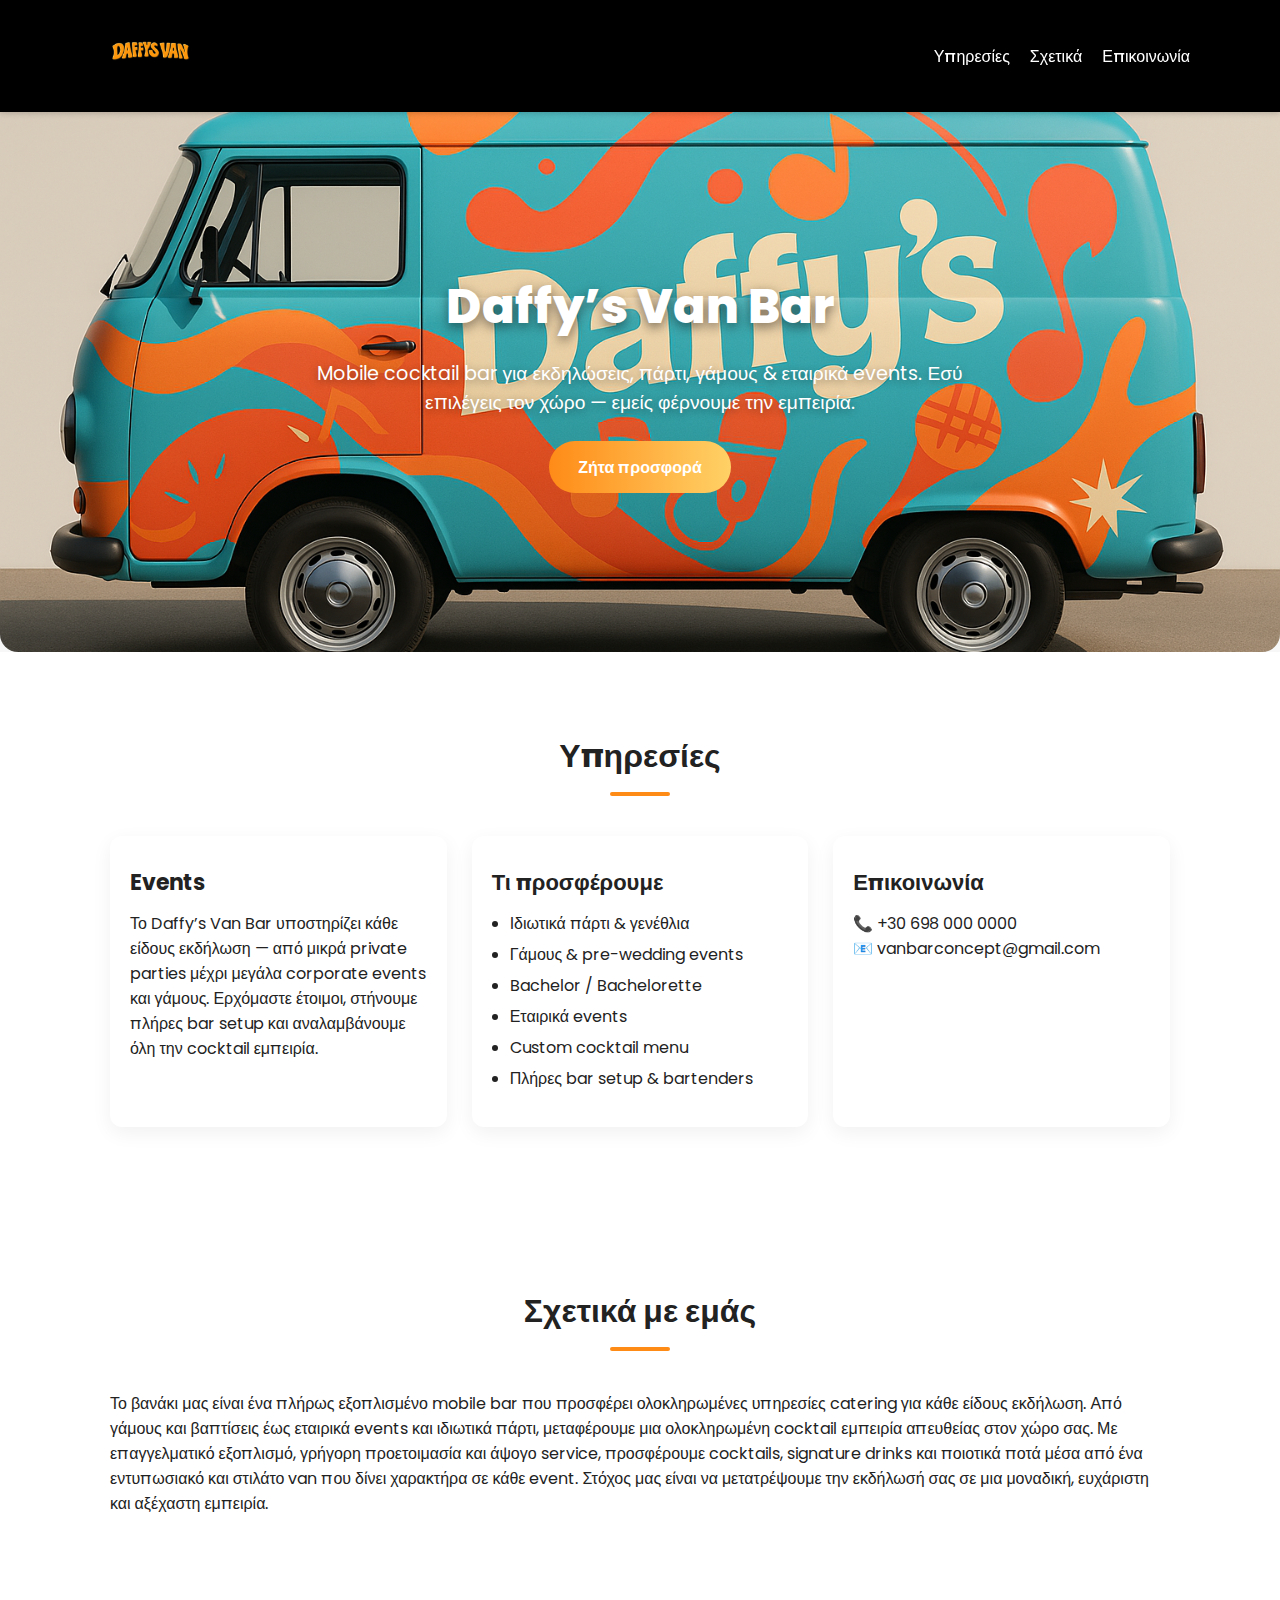
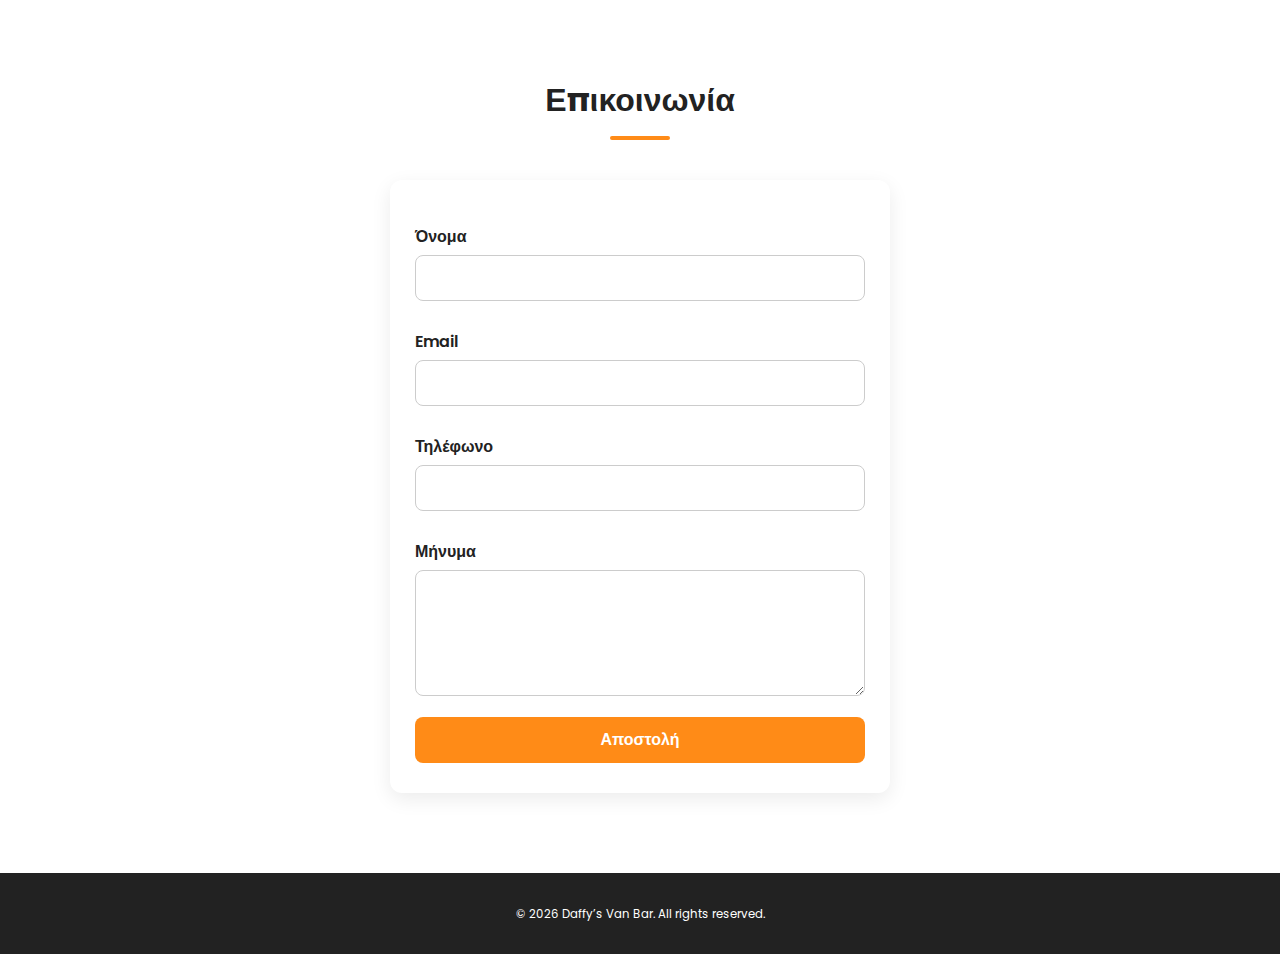
<file: index.html>
<!DOCTYPE html>
<html lang="el">
<head>
  <meta charset="UTF-8">
  <meta name="viewport" content="width=device-width, initial-scale=1.0">
  <title>Daffy’s Van Bar</title>

  <!-- Fonts -->
  <link rel="preconnect" href="https://fonts.googleapis.com">
  <link rel="preconnect" href="https://fonts.gstatic.com" crossorigin>
  <link href="https://fonts.googleapis.com/css2?family=Poppins:wght@300;400;600;800&display=swap" rel="stylesheet">

  <!-- Custom CSS -->
  <link rel="stylesheet" href="styles.css">
</head>
<body>

<header>
  <div class="container">
    <!-- Λογότυπο εικόνα -->
    <img src="images/logo.png" alt="Daffy’s Van Bar Logo" class="logo">
    <nav>
      <a href="#features">Υπηρεσίες</a>
      <a href="#about">Σχετικά</a>
      <a href="#contact">Επικοινωνία</a>
    </nav>
  </div>
</header>

<main>

  <section class="hero">
    <div class="container">
      <h1>Daffy’s Van Bar</h1>
      <p>Mobile cocktail bar για εκδηλώσεις, πάρτι, γάμους & εταιρικά events. Εσύ επιλέγεις τον χώρο — εμείς φέρνουμε την εμπειρία.</p>
      <a href="#contact" class="btn">Ζήτα προσφορά</a>
    </div>
  </section>

  <section id="features" class="section">
    <div class="container">
      <h2>Υπηρεσίες</h2>
      <div class="grid">
        <div class="card">
          <h3>Events</h3>
          <p>Το Daffy’s Van Bar υποστηρίζει κάθε είδους εκδήλωση — από μικρά private parties μέχρι μεγάλα corporate events και γάμους. Ερχόμαστε έτοιμοι, στήνουμε πλήρες bar setup και αναλαμβάνουμε όλη την cocktail εμπειρία.</p>
        </div>
        <div class="card">
          <h3>Τι προσφέρουμε</h3>
          <ul>
            <li>Ιδιωτικά πάρτι & γενέθλια</li>
            <li>Γάμους & pre-wedding events</li>
            <li>Bachelor / Bachelorette</li>
            <li>Εταιρικά events</li>
            <li>Custom cocktail menu</li>
            <li>Πλήρες bar setup & bartenders</li>
          </ul>
        </div>
        <div class="card">
          <h3>Επικοινωνία</h3>
          <p>
            📞 +30 698 000 0000<br>
            📧 vanbarconcept@gmail.com
          </p>
        </div>
      </div>
    </div>
  </section>

  <section id="about" class="section">
    <div class="container">
      <h2>Σχετικά με εμάς</h2>
      <p>
        Το βανάκι μας είναι ένα πλήρως εξοπλισμένο mobile bar που προσφέρει ολοκληρωμένες υπηρεσίες catering για κάθε είδους εκδήλωση. Από γάμους και βαπτίσεις έως εταιρικά events και ιδιωτικά πάρτι, μεταφέρουμε μια ολοκληρωμένη cocktail εμπειρία απευθείας στον χώρο σας. Με επαγγελματικό εξοπλισμό, γρήγορη προετοιμασία και άψογο service, προσφέρουμε cocktails, signature drinks και ποιοτικά ποτά μέσα από ένα εντυπωσιακό και στιλάτο van που δίνει χαρακτήρα σε κάθε event. Στόχος μας είναι να μετατρέψουμε την εκδήλωσή σας σε μια μοναδική, ευχάριστη και αξέχαστη εμπειρία.
      </p>
    </div>
  </section>

  <section id="contact" class="section">
    <div class="container">
      <h2>Επικοινωνία</h2>
      <form id="contactForm" name="contact" method="POST" data-netlify="true" netlify-honeypot="bot-field" action="success.html">
        <input type="hidden" name="form-name" value="contact">
        <p hidden><label><input name="bot-field"></label></p>

        <label for="name">Όνομα</label>
        <input type="text" id="name" name="name" required>

        <label for="email">Email</label>
        <input type="email" id="email" name="email" required>

        <label for="phone">Τηλέφωνο</label>
        <input type="tel" id="phone" name="phone">

        <label for="message">Μήνυμα</label>
        <textarea id="message" name="message" rows="5" required></textarea>

        <button type="submit">Αποστολή</button>
      </form>
    </div>
  </section>


</main>

<footer>
  <div class="container">
    <small>© <span id="year"></span> Daffy’s Van Bar. All rights reserved.</small>
  </div>
</footer>

<!-- Custom JS -->
<script src="script.js"></script>

</body>
</html>
</file>
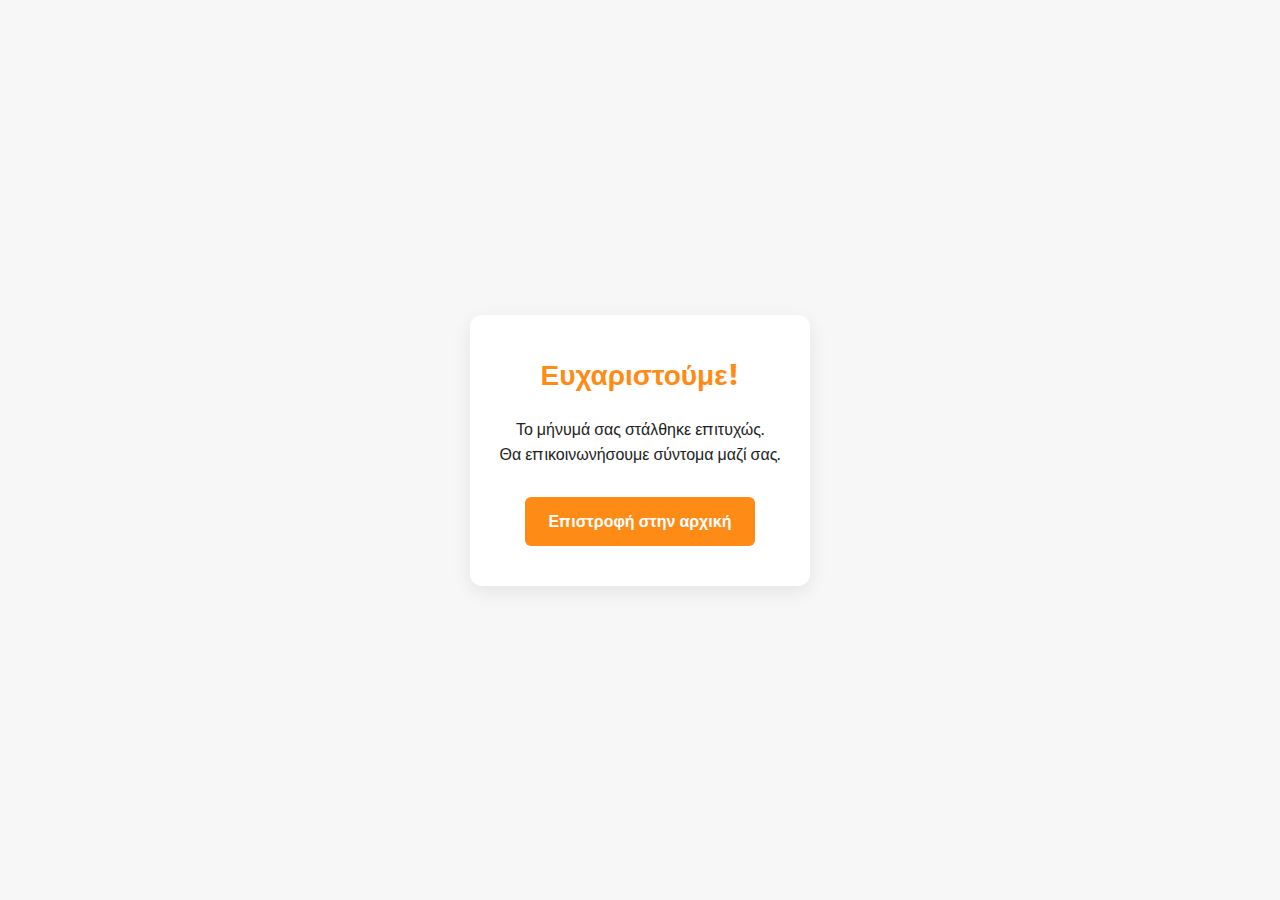
<file: success.html>
<!DOCTYPE html>
<html lang="el">
<head>
  <meta charset="UTF-8">
  <meta name="viewport" content="width=device-width, initial-scale=1.0">
  <title>Ευχαριστούμε — Daffy’s Van Bar</title>

  <!-- Fonts -->
  <link rel="preconnect" href="https://fonts.googleapis.com">
  <link rel="preconnect" href="https://fonts.gstatic.com" crossorigin>
  <link href="https://fonts.googleapis.com/css2?family=Poppins:wght@300;400;600;800&display=swap" rel="stylesheet">

  <!-- Custom CSS -->
  <link rel="stylesheet" href="styles.css">

  <style>
    body {
      display: flex;
      justify-content: center;
      align-items: center;
      height: 100vh;
      background: #f7f7f7;
      font-family: 'Poppins', sans-serif;
      margin: 0;
    }

    .card {
      background: #fff;
      padding: 40px 30px;
      border-radius: 12px;
      box-shadow: 0 6px 20px rgba(0,0,0,0.08);
      text-align: center;
      max-width: 450px;

      /* fade-in */
      opacity: 0;
      transform: translateY(20px);
      transition: opacity 0.8s ease, transform 0.8s ease;
    }

    .card.visible {
      opacity: 1;
      transform: translateY(0);
    }

    .card h1 {
      font-size: 28px;
      margin-bottom: 20px;
      color: #ff8b17;
    }

    .card p {
      font-size: 16px;
      margin-bottom: 30px;
    }

    .card a {
      display: inline-block;
      padding: 12px 24px;
      background: #ff8b17;
      color: #fff;
      text-decoration: none;
      border-radius: 6px;
      font-weight: 600;
      transition: transform 0.2s, box-shadow 0.2s;
    }

    .card a:hover {
      transform: translateY(-3px);
      box-shadow: 0 8px 20px rgba(0,0,0,0.15);
    }
  </style>
</head>
<body>

  <div class="card" id="successCard">
    <h1>Ευχαριστούμε!</h1>
    <p>Το μήνυμά σας στάλθηκε επιτυχώς.<br>Θα επικοινωνήσουμε σύντομα μαζί σας.</p>
    <a href="index.html">Επιστροφή στην αρχική</a>
  </div>

  <script>
    // fade-in effect
    document.addEventListener('DOMContentLoaded', () => {
      const card = document.getElementById('successCard');
      setTimeout(() => {
        card.classList.add('visible');
      }, 100); 
    });
  </script>

</body>
</html>
</file>
<file: styles.css>
/* ----------------------------
   Funky Daffy's — Complete CSS
   ---------------------------- */

/* ---------- Variables & Base ---------- */
:root {
  --bg: #f7f7f7;
  --surface: #ffffff;
  --text: #222;
  --accent1: #ff8b17;
  --accent2: #ffd166;
  --muted: #666;
  --radius-lg: 12px;
  font-family: 'Poppins', sans-serif;
}

* {
  box-sizing: border-box;
  margin: 0;
  padding: 0;
}

body {
  background: var(--bg);
  color: var(--text);
  scroll-behavior: smooth;
}

/* ---------- Container ---------- */
.container {
  max-width: 1100px;
  margin: auto;
  padding: 0 20px;
}

/* ---------- Header ---------- */
header {
  background: #000;
  box-shadow: 0 1px 6px rgba(0,0,0,0.2);
  position: sticky;
  top: 0;
  z-index: 100;
  transition: background 0.3s ease, box-shadow 0.3s ease;
}

header .container {
  display: flex;
  justify-content: space-between;
  align-items: center;
  padding: 16px 0;
}

/* Προσθήκη στυλ για το λογότυπο στο header */
header .logo {
  height: 80px; /* Αυξήστε το ύψος για να γίνει πιο μεγάλο */
  width: auto;  /* Διατηρήστε την αναλογία της εικόνας */
  display: block;
  margin-right: 20px; /* Κενό δεξιά αν θέλεις */
}

/* Βεβαιωθείτε ότι το λογότυπο είναι responsive για μικρές οθόνες */
@media (max-width: 768px) {
  header .logo {
    height: 60px; /* Μειώστε το μέγεθος στο κινητό αν χρειάζεται */
  }
}

/* ---------- Navigation ---------- */
nav a {
  margin-left: 16px;
  text-decoration: none;
  color: #fff;
  font-weight: 500;
  position: relative;
  transition: color 0.3s;
}

nav a::after {
  content: '';
  display: block;
  width: 0;
  height: 2px;
  background: #ff8b17;
  transition: width 0.3s;
  position: absolute;
  bottom: -4px;
  left: 0;
}

nav a:hover {
  color: #ff8b17;
}

nav a:hover::after {
  width: 100%;
}

/* ---------- Header on scroll ---------- */
header.scrolled {
  background: #ff8b17;
  box-shadow: 0 4px 12px rgba(0,0,0,0.25);
}

header.scrolled nav a {
  color: #000;
}

/* ---------- Hero Section ---------- */
.hero {
  min-height: 60vh;
  display: flex;
  align-items: center;
  justify-content: center;
  text-align: center;
  padding: 4rem 1rem;
  color: #fff;
  background: url("hero.png") center/cover no-repeat;
  border-bottom-left-radius: 18px;
  border-bottom-right-radius: 18px;
  position: relative;
}

.hero h1 {
  font-size: 3rem;
  font-weight: 800;
  margin-bottom: 1rem;
  text-shadow: 0 4px 12px rgba(0,0,0,0.5);
}

.hero p {
  font-size: 1.2rem;
  max-width: 650px;
  margin: 0 auto 1.5rem;
  text-shadow: 0 2px 8px rgba(0,0,0,0.4);
}

.hero .btn {
  display: inline-block;
  padding: 0.85rem 1.8rem;
  border-radius: 50px;
  font-weight: 600;
  text-decoration: none;
  color: #fff;
  background: linear-gradient(90deg, var(--accent1), var(--accent2));
  transition: transform 0.2s ease, box-shadow 0.2s ease;
}

.hero .btn:hover {
  transform: translateY(-3px);
  box-shadow: 0 10px 20px rgba(0,0,0,0.3);
}

/* ---------- Sections ---------- */
section {
  padding: 80px 0;
  background: var(--surface);
}

h2 {
  text-align: center;
  margin-bottom: 40px;
  font-size: 32px;
  position: relative;
}

h2::after {
  content: '';
  display: block;
  width: 60px;
  height: 4px;
  background: var(--accent1);
  margin: 12px auto 0;
  border-radius: 2px;
}

/* ---------- Grid & Cards ---------- */
.grid {
  display: grid;
  grid-template-columns: repeat(auto-fit, minmax(280px, 1fr));
  gap: 25px;
}

.card {
  background: var(--surface);
  padding: 30px 20px;
  border-radius: var(--radius-lg);
  box-shadow: 0 6px 20px rgba(0,0,0,0.06);
  transition: transform 0.3s ease, box-shadow 0.3s ease;
}

.card:hover {
  transform: translateY(-8px);
  box-shadow: 0 12px 40px rgba(0,0,0,0.12);
  background: linear-gradient(135deg, var(--accent1), var(--accent2));
  color: #fff;
}

.card h3 {
  margin-top: 0;
  font-size: 22px;
  margin-bottom: 12px;
}

.card ul {
  padding-left: 18px;
  margin: 0;
}

.card li {
  margin-bottom: 6px;
}

/* ---------- Contact Form ---------- */
form {
  max-width: 500px;
  margin: auto;
  background: var(--surface);
  padding: 30px 25px;
  border-radius: var(--radius-lg);
  box-shadow: 0 6px 20px rgba(0,0,0,0.08);
  transition: transform 0.3s ease, box-shadow 0.3s ease;
}

form:hover {
  transform: translateY(-5px);
  box-shadow: 0 12px 35px rgba(0,0,0,0.15);
}

label {
  font-weight: 600;
  display: block;
  margin-bottom: 6px;
  margin-top: 14px;
}

input, textarea {
  width: 100%;
  padding: 12px;
  margin-bottom: 14px;
  border-radius: 8px;
  border: 1px solid #ccc;
  font-family: inherit;
  transition: border 0.3s, box-shadow 0.3s;
}

input:focus, textarea:focus {
  border-color: var(--accent1);
  box-shadow: 0 0 8px rgba(255,139,23,0.3);
  outline: none;
}

button {
  width: 100%;
  padding: 14px;
  background: var(--accent1);
  color: #fff;
  border: none;
  border-radius: 8px;
  font-size: 16px;
  font-weight: 600;
  cursor: pointer;
  transition: transform 0.2s ease, box-shadow 0.2s ease;
}

button:hover {
  transform: translateY(-3px);
  box-shadow: 0 10px 20px rgba(0,0,0,0.15);
}

/* ---------- Footer ---------- */
footer {
  text-align: center;
  padding: 30px 0;
  font-size: 14px;
  background: #222;
  color: #fff;
}

/* ---------- Responsive ---------- */
@media (max-width: 768px) {
  .hero h1 { font-size: 2.4rem; }
  .hero p { font-size: 1rem; }
  .grid { grid-template-columns: 1fr; }
}
</file>
